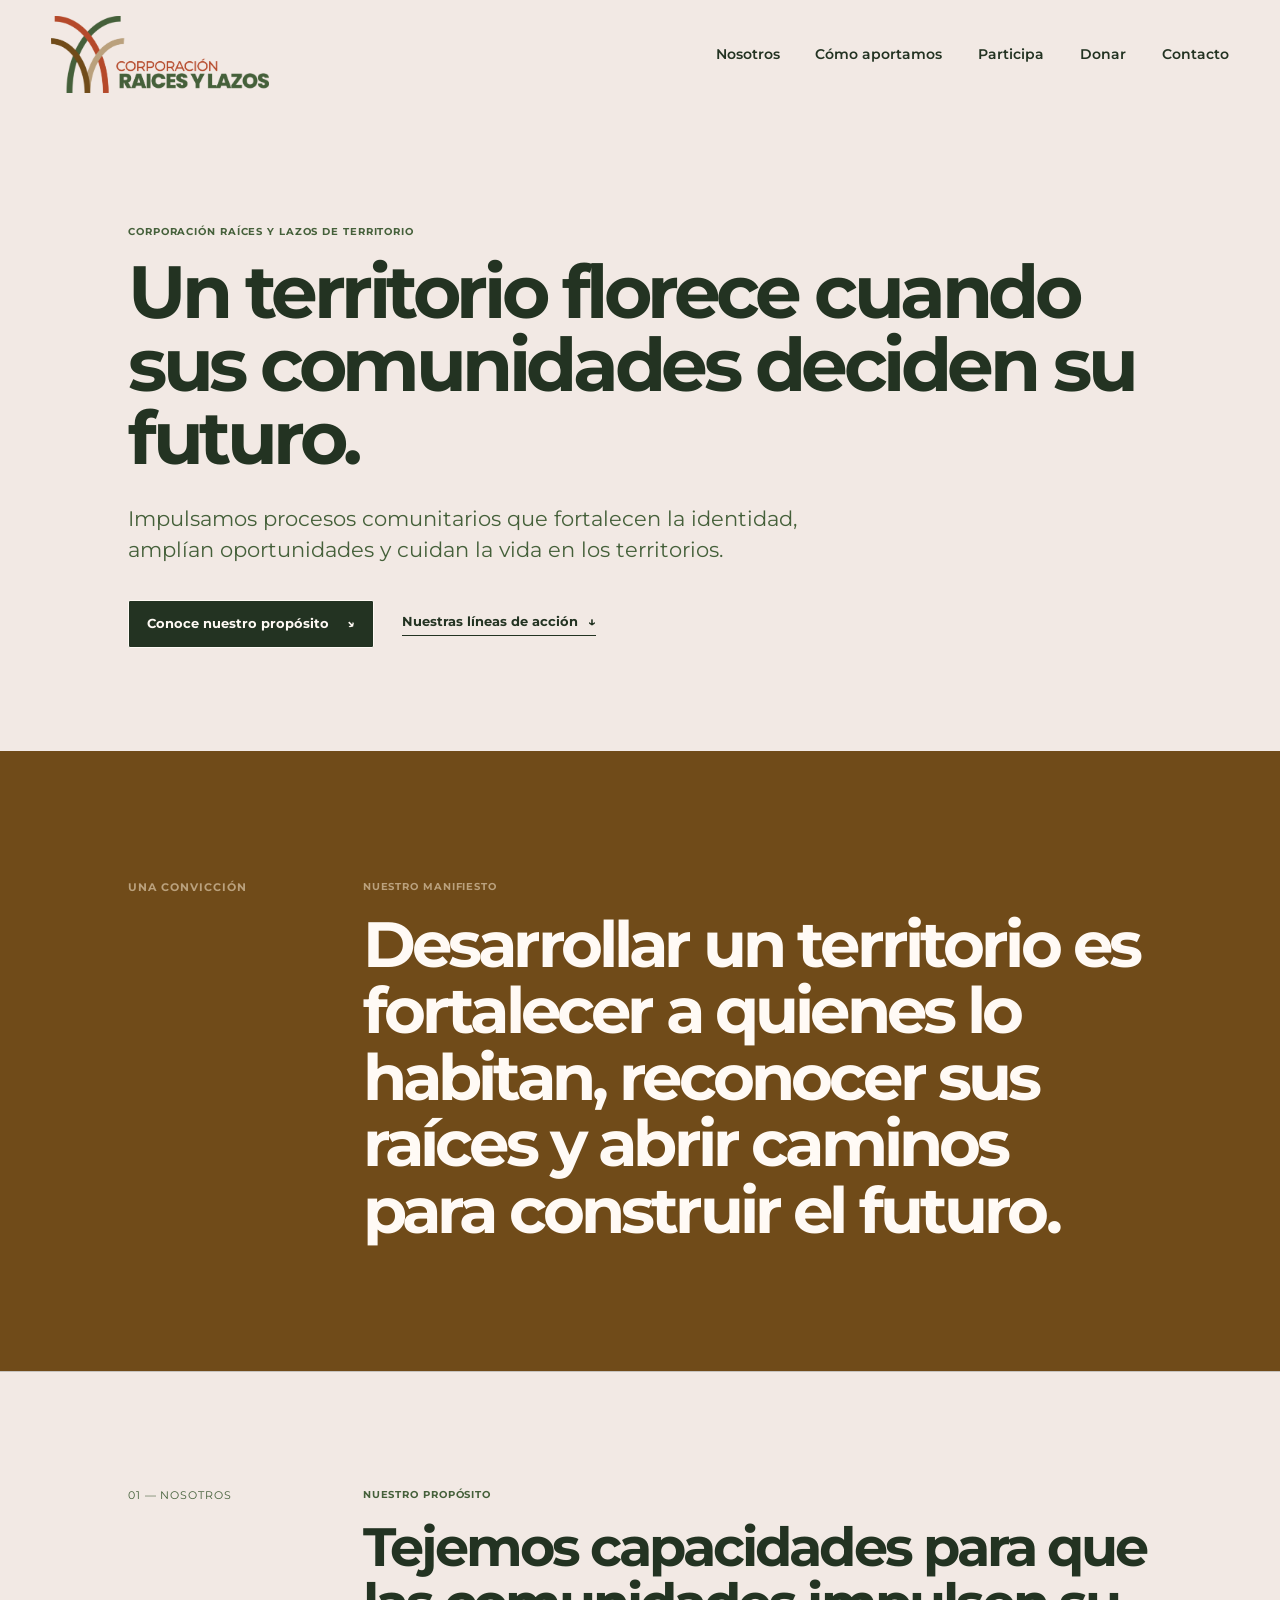
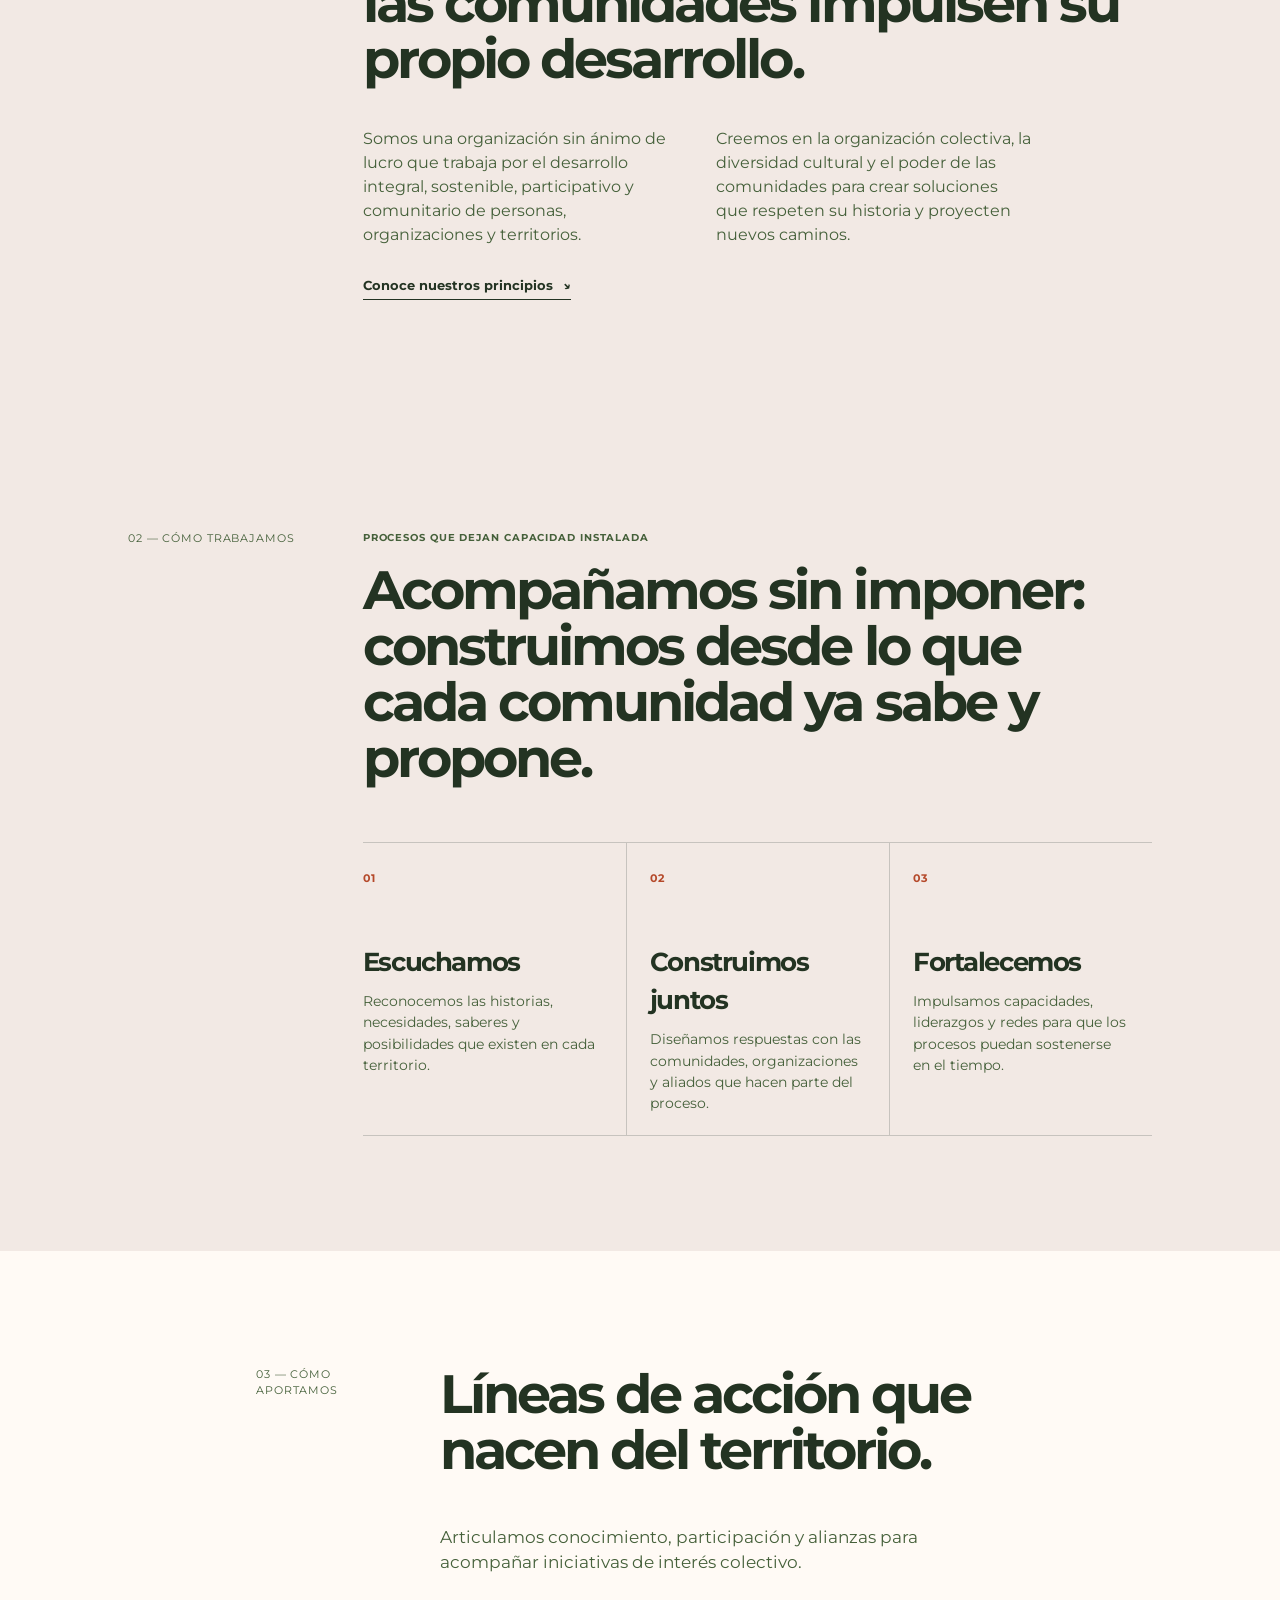
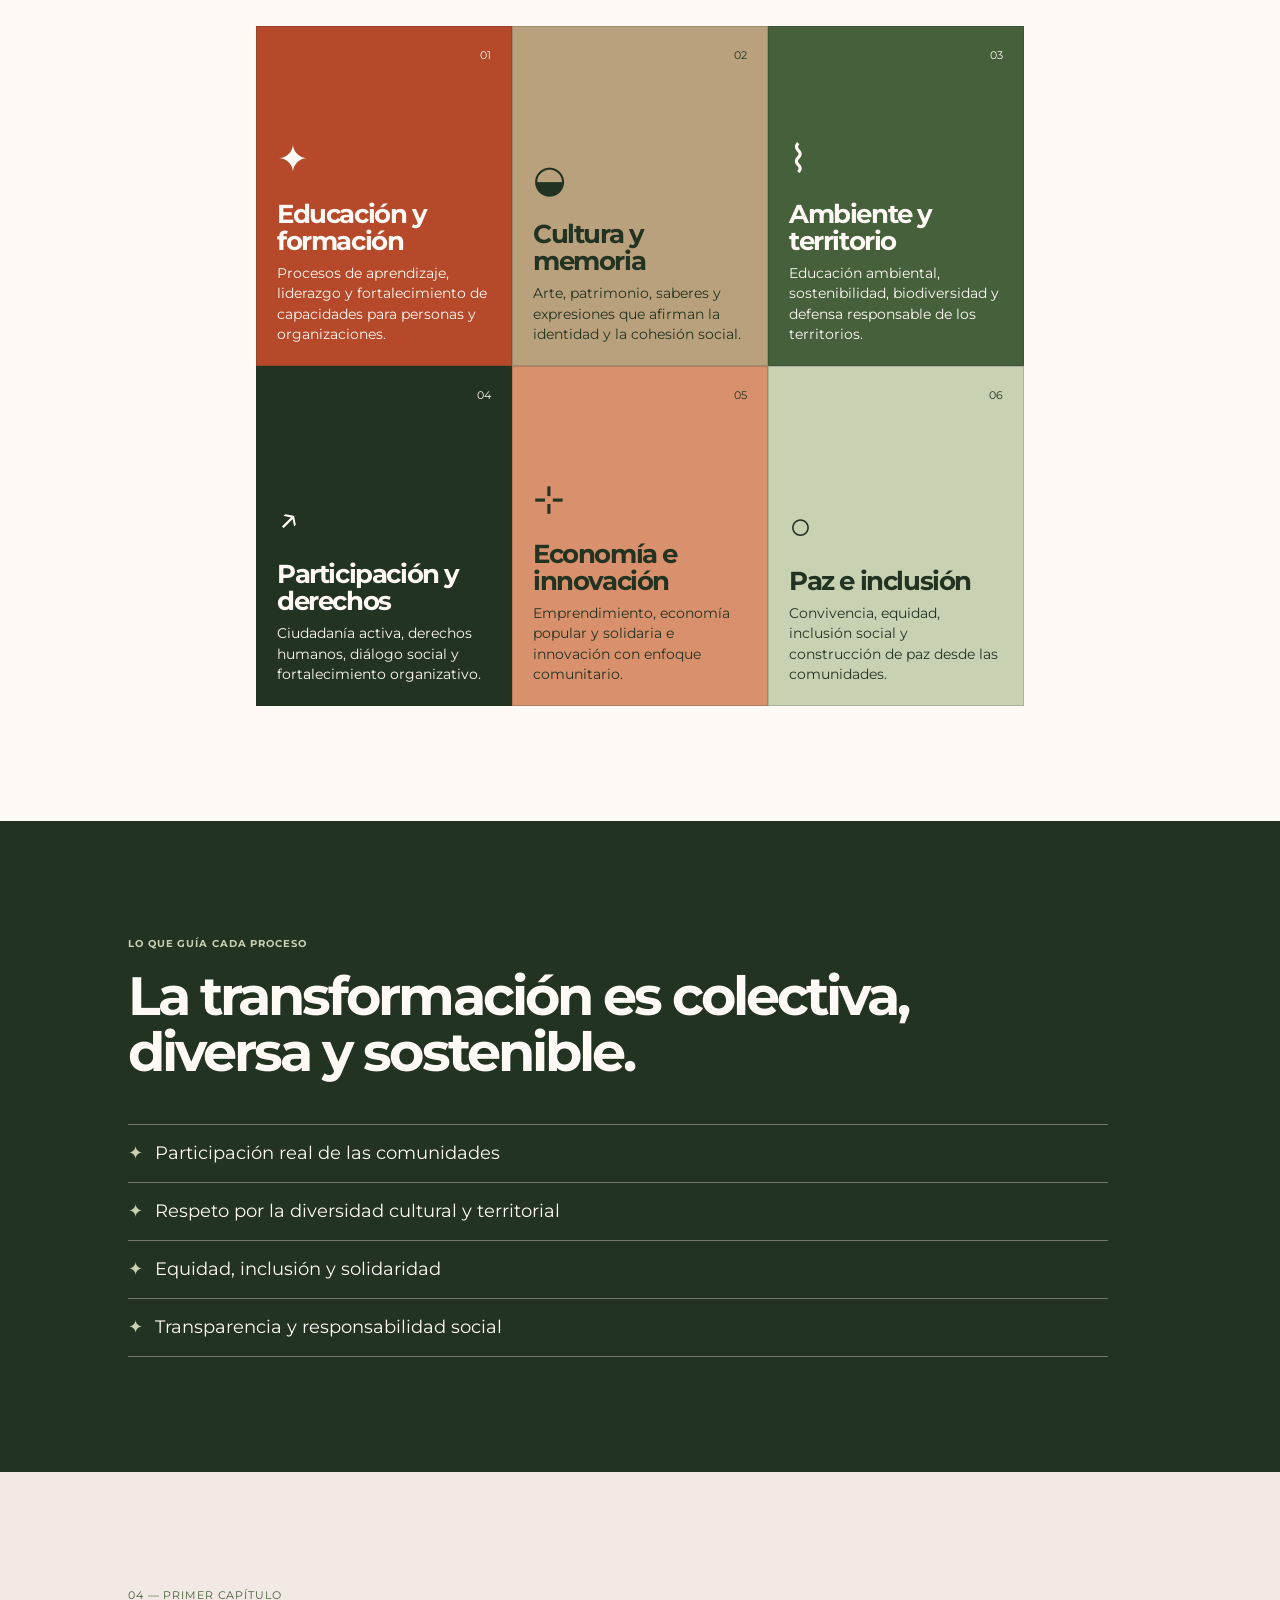
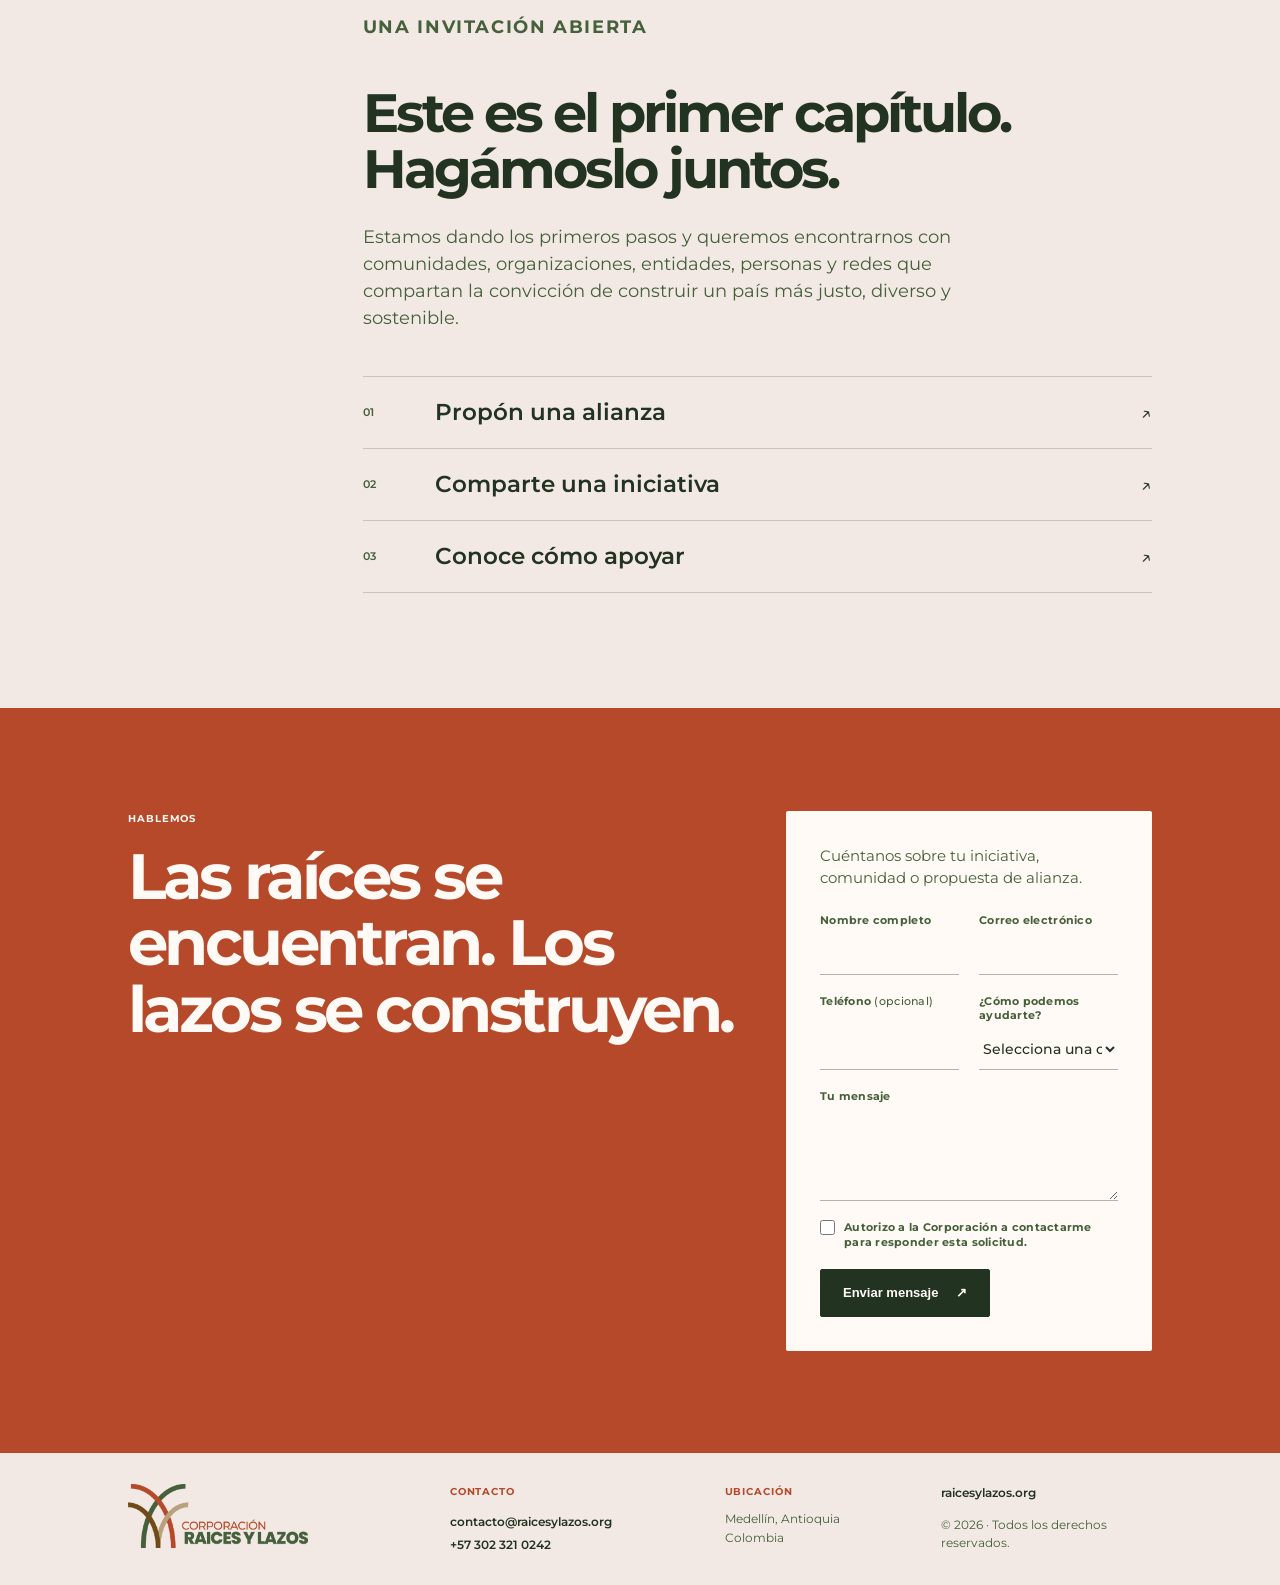
<file: index.html>
<!doctype html>
<html lang="es">
  <head>
    <meta charset="utf-8" />
    <meta name="viewport" content="width=device-width, initial-scale=1" />
    <meta
      name="description"
      content="Corporación Raíces y Lazos de Territorio: desarrollo integral, sostenible y participativo de comunidades y territorios."
    />
    <title>Corporación Raíces y Lazos | Territorio que florece</title>
    <link rel="preconnect" href="https://fonts.googleapis.com" />
    <link rel="preconnect" href="https://fonts.gstatic.com" crossorigin />
    <link href="https://fonts.googleapis.com/css2?family=Montserrat:ital,wght@0,400;0,500;0,600;0,700;0,800;1,500;1,600&display=swap" rel="stylesheet" />
    <link rel="stylesheet" href="styles.css" />
  </head>
  <body>
    <a class="skip-link" href="#contenido">Ir al contenido principal</a>

    <header class="site-header">
      <a class="brand" href="#inicio" aria-label="Corporación Raíces y Lazos, inicio">
        <img class="brand-logo" src="logo-raices-y-lazos.png" alt="Corporación Raíces y Lazos" />
      </a>

      <button class="menu-toggle" aria-expanded="false" aria-controls="nav-principal">
        <span class="sr-only">Abrir menú</span>
        <span></span><span></span>
      </button>

      <nav id="nav-principal" class="main-nav" aria-label="Navegación principal">
    <a href="#nosotros">Nosotros</a>
    <a href="#lineas">Cómo aportamos</a>
    <a href="#participa">Participa</a>
    <a href="donaciones.html" class="nav-donar">Donar</a>
    <a href="#contacto">Contacto</a>
</nav>
    </header>

    <main id="contenido">
      <section id="inicio" class="hero" aria-labelledby="hero-title">
        <div class="hero-copy">
          <p class="eyebrow" data-content="hero.eyebrow">Corporación Raíces y Lazos de Territorio</p>
          <h1 id="hero-title" data-content="hero.titulo">Un territorio florece cuando sus comunidades deciden su futuro.</h1>
          <p class="hero-lead" data-content="hero.descripcion">Impulsamos procesos comunitarios que fortalecen la identidad, amplían oportunidades y cuidan la vida en los territorios.</p>
          <div class="hero-actions">
            <a class="button button-dark" href="#nosotros">Conoce nuestro propósito <span aria-hidden="true">↘</span></a>
            <a class="text-link" href="#lineas">Nuestras líneas de acción <span aria-hidden="true">↓</span></a>
          </div>
        </div>
      </section>

      <section class="manifesto" aria-labelledby="manifiesto-title">
        <div class="manifesto-number">Una convicción</div>
        <div class="manifesto-content">
          <p class="eyebrow" data-content="manifiesto.etiqueta">Nuestro manifiesto</p>
          <h2 id="manifiesto-title" data-content="manifiesto.texto">Desarrollar un territorio es fortalecer a quienes lo habitan, reconocer sus raíces y abrir caminos para construir el futuro.</h2>
        </div>
      </section>

      <section id="nosotros" class="intro section">
        <div class="section-label">01 — Nosotros</div>
        <div class="intro-content">
          <p class="overline" data-content="nosotros.etiqueta">Nuestro propósito</p>
          <h2 data-content="nosotros.titulo">Tejemos capacidades para que las comunidades impulsen su propio desarrollo.</h2>
          <div class="intro-text">
            <p data-content="nosotros.parrafo_1">Somos una organización sin ánimo de lucro que trabaja por el desarrollo integral, sostenible, participativo y comunitario de personas, organizaciones y territorios.</p>
            <p data-content="nosotros.parrafo_2">Creemos en la organización colectiva, la diversidad cultural y el poder de las comunidades para crear soluciones que respeten su historia y proyecten nuevos caminos.</p>
            <a class="text-link" href="#principios">Conoce nuestros principios <span aria-hidden="true">↘</span></a>
          </div>
        </div>
      </section>

      <section id="como-trabajamos" class="work section" aria-labelledby="work-title">
        <div class="section-label" data-content="trabajo.etiqueta">02 — Cómo trabajamos</div>
        <div class="work-content">
          <p class="overline" data-content="trabajo.entrada">Procesos que dejan capacidad instalada</p>
          <h2 id="work-title" data-content="trabajo.titulo">Acompañamos sin imponer: construimos desde lo que cada comunidad ya sabe y propone.</h2>
          <ol class="work-steps" data-work-steps>
            <li>
              <span>01</span>
              <h3>Escuchamos</h3>
              <p>Reconocemos las historias, necesidades, saberes y posibilidades que existen en cada territorio.</p>
            </li>
            <li>
              <span>02</span>
              <h3>Construimos juntos</h3>
              <p>Diseñamos respuestas con las comunidades, organizaciones y aliados que hacen parte del proceso.</p>
            </li>
            <li>
              <span>03</span>
              <h3>Fortalecemos</h3>
              <p>Impulsamos capacidades, liderazgos y redes para que los procesos puedan sostenerse en el tiempo.</p>
            </li>
          </ol>
        </div>
      </section>

      <section id="lineas" class="areas section" aria-labelledby="areas-title">
        <div class="areas-heading">
          <div class="section-label" data-content="lineas.etiqueta">03 — Cómo aportamos</div>
          <h2 id="areas-title" data-content="lineas.titulo">Líneas de acción que nacen del territorio.</h2>
          <p data-content="lineas.descripcion">Articulamos conocimiento, participación y alianzas para acompañar iniciativas de interés colectivo.</p>
        </div>
        <div class="area-grid" data-area-grid>
          <article class="area-card area-card-terracotta">
            <span class="area-number">01</span>
            <div><span class="area-icon" aria-hidden="true">✦</span><h3>Educación y formación</h3><p>Procesos de aprendizaje, liderazgo y fortalecimiento de capacidades para personas y organizaciones.</p></div>
          </article>
          <article class="area-card area-card-sand">
            <span class="area-number">02</span>
            <div><span class="area-icon" aria-hidden="true">◒</span><h3>Cultura y memoria</h3><p>Arte, patrimonio, saberes y expresiones que afirman la identidad y la cohesión social.</p></div>
          </article>
          <article class="area-card area-card-moss">
            <span class="area-number">03</span>
            <div><span class="area-icon" aria-hidden="true">⌇</span><h3>Ambiente y territorio</h3><p>Educación ambiental, sostenibilidad, biodiversidad y defensa responsable de los territorios.</p></div>
          </article>
          <article class="area-card area-card-ink">
            <span class="area-number">04</span>
            <div><span class="area-icon" aria-hidden="true">↗</span><h3>Participación y derechos</h3><p>Ciudadanía activa, derechos humanos, diálogo social y fortalecimiento organizativo.</p></div>
          </article>
          <article class="area-card area-card-clay">
            <span class="area-number">05</span>
            <div><span class="area-icon" aria-hidden="true">⊹</span><h3>Economía e innovación</h3><p>Emprendimiento, economía popular y solidaria e innovación con enfoque comunitario.</p></div>
          </article>
          <article class="area-card area-card-sage">
            <span class="area-number">06</span>
            <div><span class="area-icon" aria-hidden="true">○</span><h3>Paz e inclusión</h3><p>Convivencia, equidad, inclusión social y construcción de paz desde las comunidades.</p></div>
          </article>
        </div>
      </section>

      <section id="principios" class="principles" aria-labelledby="principios-title">
        <div class="principles-content">
          <p class="eyebrow" data-content="principios.etiqueta">Lo que guía cada proceso</p>
          <h2 id="principios-title" data-content="principios.titulo">La transformación es colectiva, diversa y sostenible.</h2>
          <ul class="principle-list" data-principles-list>
            <li>Participación real de las comunidades</li>
            <li>Respeto por la diversidad cultural y territorial</li>
            <li>Equidad, inclusión y solidaridad</li>
            <li>Transparencia y responsabilidad social</li>
          </ul>
        </div>
      </section>

      <section id="participa" class="participate section" aria-labelledby="participa-title">
        <div class="section-label" data-content="participa.etiqueta">04 — Primer capítulo</div>
        <div class="participate-body">
          <p class="overline" data-content="participa.entrada">Una invitación abierta</p>
          <h2 id="participa-title" data-content="participa.titulo">Este es el primer capítulo. Hagámoslo juntos.</h2>
          <p data-content="participa.descripcion">Estamos dando los primeros pasos y queremos encontrarnos con comunidades, organizaciones, entidades, personas y redes que compartan la convicción de construir un país más justo, diverso y sostenible.</p>
          <div class="participate-options" data-participate-options>
            <a href="#contacto"><span>01</span> Propón una alianza <b aria-hidden="true">↗</b></a>
            <a href="#contacto"><span>02</span> Comparte una iniciativa <b aria-hidden="true">↗</b></a>
            <a href="#contacto"><span>03</span> Conoce cómo apoyar <b aria-hidden="true">↗</b></a>
          </div>
        </div>
      </section>

      <section id="contacto" class="contact" aria-labelledby="contacto-title">
        <div>
          <p class="eyebrow" data-content="contacto.etiqueta">Hablemos</p>
          <h2 id="contacto-title" data-content="contacto.titulo">Las raíces se encuentran. Los lazos se construyen.</h2>
        </div>
        <form class="contact-form" data-contact-form action="https://formsubmit.co/contacto@raicesylazos.org" method="POST">
          <input type="hidden" name="_subject" data-contact-subject value="Nueva solicitud desde raicesylazos.org" />
          <input type="hidden" name="_template" value="table" />
          <input type="hidden" name="_next" data-contact-next value="https://raicesylazos.org/gracias.html" />
          <input class="honeypot" type="text" name="_honey" tabindex="-1" autocomplete="off" aria-hidden="true" />
          <p class="form-intro" data-content="contacto.introduccion">Cuéntanos sobre tu iniciativa, comunidad o propuesta de alianza.</p>
          <div class="form-field">
            <label for="nombre">Nombre completo</label>
            <input id="nombre" name="nombre" type="text" autocomplete="name" required />
          </div>
          <div class="form-field">
            <label for="correo">Correo electrónico</label>
            <input id="correo" name="email" type="email" autocomplete="email" required />
          </div>
          <div class="form-field">
            <label for="telefono">Teléfono <span>(opcional)</span></label>
            <input id="telefono" name="telefono" type="tel" autocomplete="tel" />
          </div>
          <div class="form-field">
            <label for="motivo">¿Cómo podemos ayudarte?</label>
            <select id="motivo" name="motivo" required>
              <option value="" selected disabled>Selecciona una opción</option>
              <option>Proponer una alianza</option>
              <option>Compartir una iniciativa</option>
              <option>Conocer formas de apoyar</option>
              <option>Otro asunto</option>
            </select>
          </div>
          <div class="form-field form-field-wide">
            <label for="mensaje">Tu mensaje</label>
            <textarea id="mensaje" name="mensaje" rows="4" required></textarea>
          </div>
          <label class="form-consent form-field-wide"><input type="checkbox" name="autorizacion_de_contacto" value="Sí" required /> <span>Autorizo a la Corporación a contactarme para responder esta solicitud.</span></label>
          <button class="button button-form form-field-wide" type="submit">Enviar mensaje <span aria-hidden="true">↗</span></button>
        </form>
      </section>
    </main>

    <footer class="site-footer">
      <a class="brand footer-brand" href="#inicio" aria-label="Volver al inicio"><img class="brand-logo" src="logo-raices-y-lazos.png" alt="Corporación Raíces y Lazos" /></a>
      <div class="footer-contact">
        <p class="footer-label">Contacto</p>
        <a data-email-link href="mailto:contacto@raicesylazos.org">contacto@raicesylazos.org</a>
        <a data-phone-link href="tel:+573023210242">+57 302 321 0242</a>
      </div>
      <div class="footer-location">
        <p class="footer-label">Ubicación</p>
        <p><span data-content="contacto.ciudad">Medellín, Antioquia</span><br /><span data-content="contacto.pais">Colombia</span></p>
      </div>
      <div class="footer-meta">
        <a data-domain-link href="https://raicesylazos.org">raicesylazos.org</a>
        <p>© <span id="year"></span> · Todos los derechos reservados.</p>
      </div>
    </footer>
    <script src="script.js"></script>
  </body>
</html>
</file>
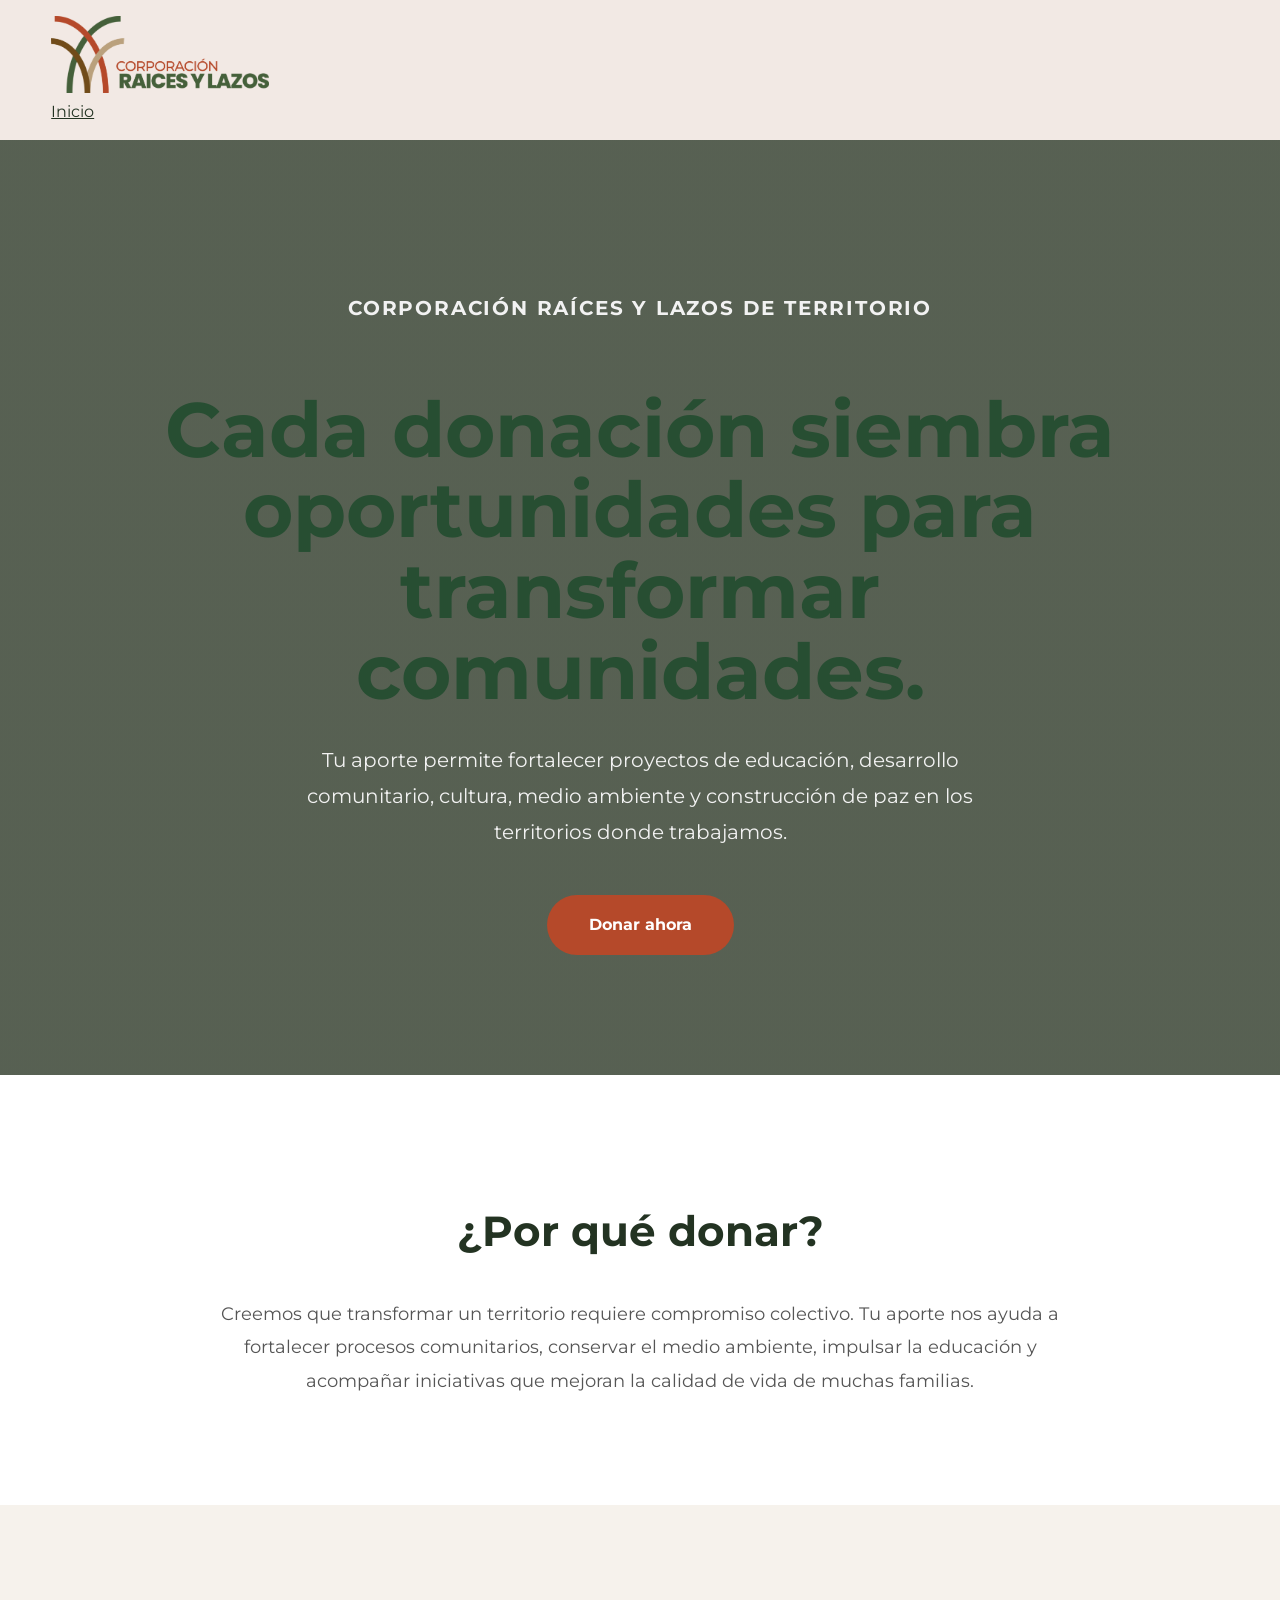
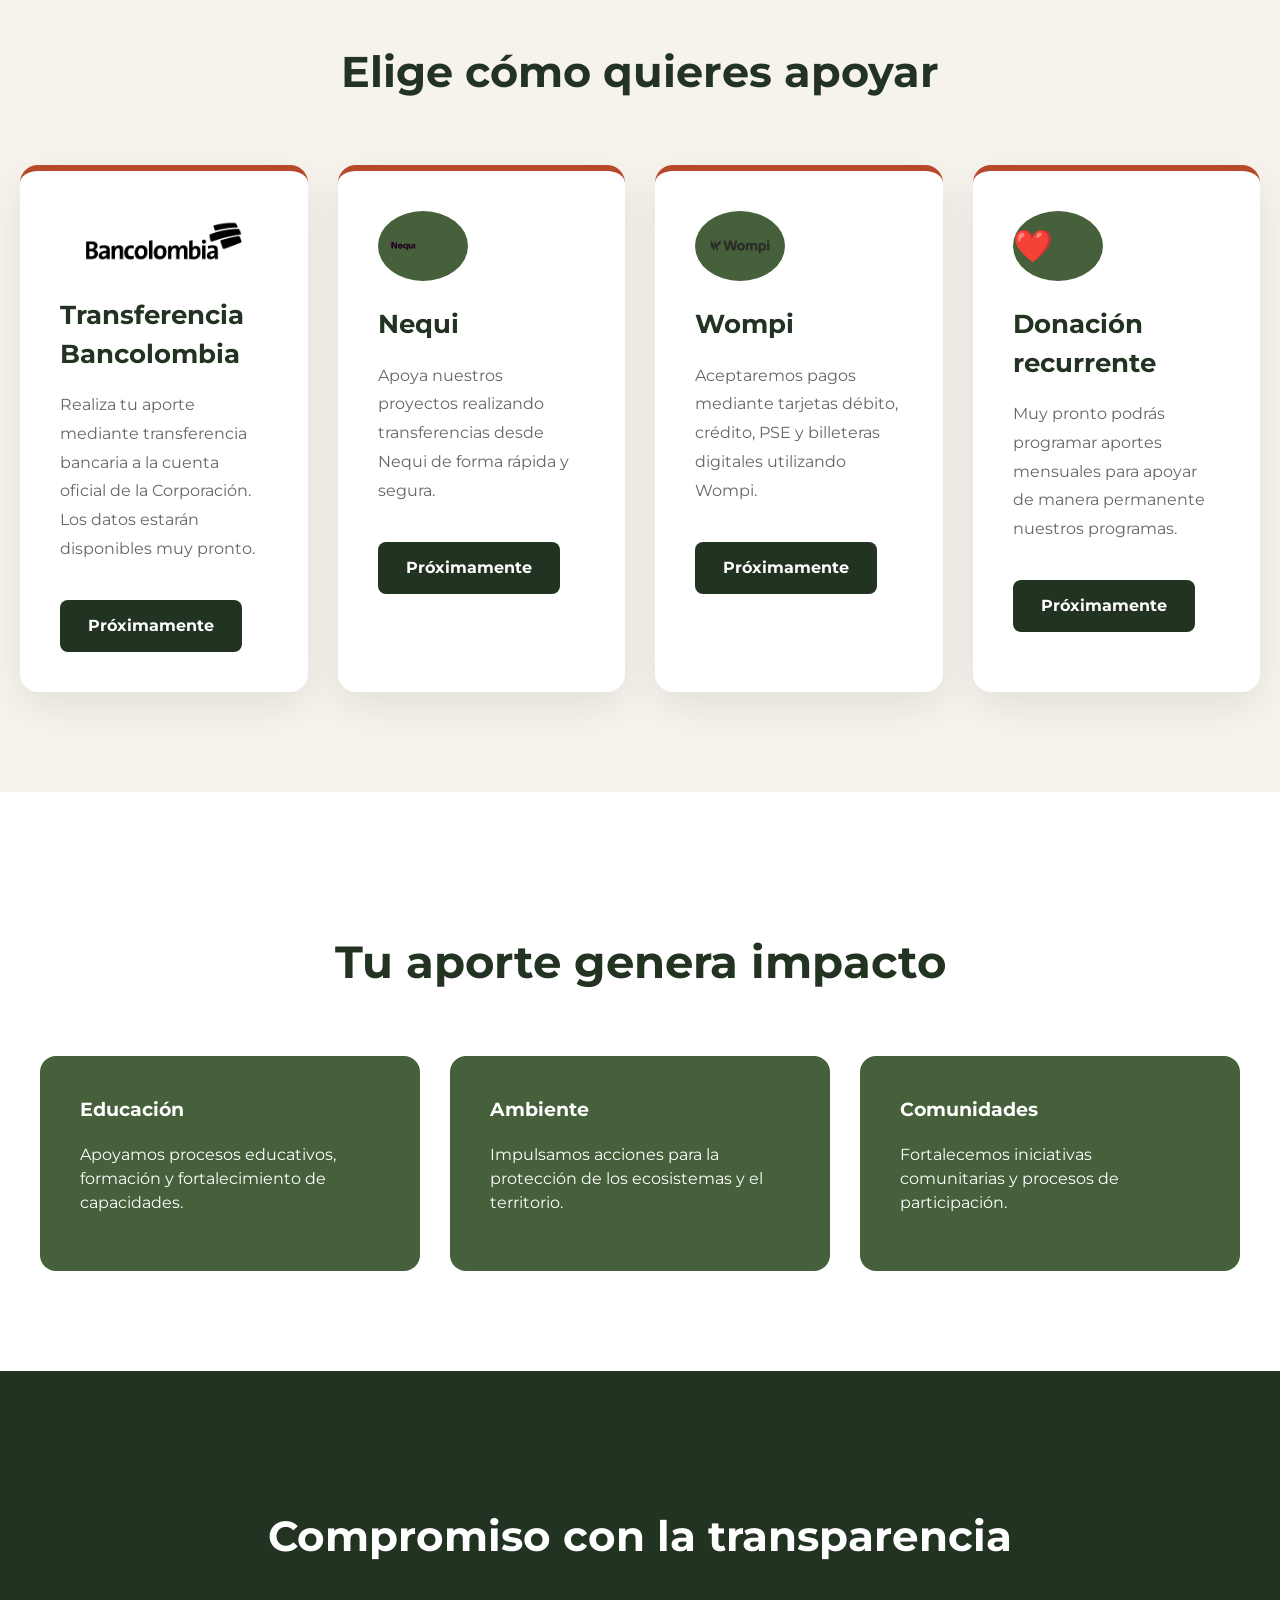
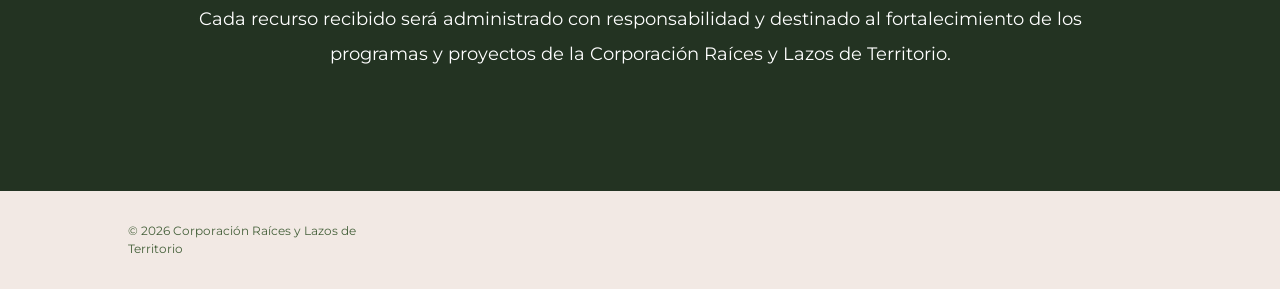
<file: donaciones.html>
<!DOCTYPE html>
<html lang="es">
<head>

<meta charset="UTF-8">
<meta name="viewport" content="width=device-width, initial-scale=1.0">

<title>Donaciones | Corporación Raíces y Lazos</title>

<meta
name="description"
content="Apoya los proyectos sociales, ambientales, educativos y comunitarios de la Corporación Raíces y Lazos de Territorio."
>

<link rel="preconnect" href="https://fonts.googleapis.com">
<link rel="preconnect" href="https://fonts.gstatic.com" crossorigin>

<link href="https://fonts.googleapis.com/css2?family=Montserrat:wght@400;500;600;700;800&display=swap" rel="stylesheet">

<link rel="stylesheet" href="styles.css">
<link rel="stylesheet" href="donaciones.css">

</head>

<body>

<header class="site-header">

<div class="container">

<a class="brand" href="index.html" aria-label="Volver al inicio">
    <img class="brand-logo"
         src="logo-raices-y-lazos.png"
         alt="Corporación Raíces y Lazos">
</a>

<nav>
<a href="index.html">Inicio</a>
</nav>

</div>

</header>

<main>

<section class="donaciones-hero">

<div class="container">

<p class="eyebrow">
Corporación Raíces y Lazos de Territorio
</p>

<h1>

Cada donación siembra oportunidades para transformar comunidades.

</h1>

<p>

Tu aporte permite fortalecer proyectos de educación, desarrollo
comunitario, cultura, medio ambiente y construcción de paz en los
territorios donde trabajamos.

</p>

<a href="#formas-donar" class="btn-donar">

Donar ahora

</a>

</div>

</section>


<section class="donaciones-intro">

<div class="container">

<h2>¿Por qué donar?</h2>

<p>

Creemos que transformar un territorio requiere compromiso colectivo.
Tu aporte nos ayuda a fortalecer procesos comunitarios, conservar el
medio ambiente, impulsar la educación y acompañar iniciativas que
mejoran la calidad de vida de muchas familias.

</p>

</div>

</section>


<section id="formas-donar" class="formas-donar">

<div class="container">

<h2>Elige cómo quieres apoyar</h2>

<div class="donaciones-grid">

<div class="donacion-card">

<img
    src="assets/logos/bancolombia.png"
    alt="Bancolombia"
    class="logo-pago"
>

<h3>Transferencia Bancolombia</h3>

<p>

Realiza tu aporte mediante transferencia bancaria a la cuenta oficial de la Corporación.

Los datos estarán disponibles muy pronto.

</p>

<a class="btn-donar-secundario" href="#">
Próximamente
</a>

</div>


<div class="donacion-card">

<div class="donacion-icono">
    <img src="assets/logos/nequi.png" alt="Nequi">
</div>

<h3>Nequi</h3>

<p>

Apoya nuestros proyectos realizando transferencias desde Nequi de forma rápida y segura.

</p>

<a class="btn-donar-secundario" href="#">
Próximamente
</a>

</div>


<div class="donacion-card">

<div class="donacion-icono">
    <img src="assets/logos/wompi.png" alt="Wompi">
</div>

<h3>Wompi</h3>

<p>

Aceptaremos pagos mediante tarjetas débito, crédito, PSE y billeteras digitales utilizando Wompi.

</p>

<a class="btn-donar-secundario" href="#">
Próximamente
</a>

</div>


<div class="donacion-card">

<div class="donacion-icono">❤️</div>

<h3>Donación recurrente</h3>

<p>

Muy pronto podrás programar aportes mensuales para apoyar de manera permanente nuestros programas.

</p>

<a class="btn-donar-secundario" href="#">
Próximamente
</a>

</div>

</div>

</div>

</section>


<section class="impacto">

<div class="container">

<h2>Tu aporte genera impacto</h2>

<div class="impacto-grid">

<div>

<h3>Educación</h3>

<p>

Apoyamos procesos educativos, formación y fortalecimiento de capacidades.

</p>

</div>

<div>

<h3>Ambiente</h3>

<p>

Impulsamos acciones para la protección de los ecosistemas y el territorio.

</p>

</div>

<div>

<h3>Comunidades</h3>

<p>

Fortalecemos iniciativas comunitarias y procesos de participación.

</p>

</div>

</div>

</div>

</section>


<section class="transparencia">

<div class="container">

<h2>Compromiso con la transparencia</h2>

<p>

Cada recurso recibido será administrado con responsabilidad y destinado
al fortalecimiento de los programas y proyectos de la Corporación
Raíces y Lazos de Territorio.

</p>

</div>

</section>

</main>

<footer class="site-footer">

<div class="container">

<p>

© 2026 Corporación Raíces y Lazos de Territorio

</p>

</div>

</footer>

</body>

</html>
</file>
<file: styles.css>
:root {
  --ink: #233322;
  --ink-soft: #45603a;
  --paper: #f2e9e4;
  --cream: #fffaf5;
  --moss: #45603a;
  --sage: #c9d1b3;
  --clay: #b5492a;
  --terracotta: #b5492a;
  --sand: #baa17d;
  --brown: #704b19;
  --line: rgba(29, 41, 37, 0.2);
  --display: "Montserrat", Arial, sans-serif;
  --body: "Montserrat", Arial, sans-serif;
  --mono: "Montserrat", Arial, sans-serif;
}

* { box-sizing: border-box; }
html { scroll-behavior: smooth; }
body { margin: 0; background: var(--paper); color: var(--ink); font-family: var(--body); font-size: 16px; line-height: 1.5; }
a { color: inherit; }
.skip-link { position: fixed; left: 1rem; top: -5rem; z-index: 20; padding: .65rem .9rem; background: var(--cream); color: var(--ink); border: 2px solid var(--ink); }
.skip-link:focus { top: 1rem; }
.sr-only { position: absolute; width: 1px; height: 1px; overflow: hidden; clip: rect(0,0,0,0); white-space: nowrap; }

.site-header { min-height: 88px; max-width: 1440px; margin: auto; padding: 16px clamp(24px, 4vw, 72px); display: flex; align-items: center; justify-content: space-between; gap: 2rem; }
.brand { display: inline-flex; align-items: center; text-decoration: none; }
.brand-logo { display: block; width: 218px; height: auto; }
.main-nav { display: flex; align-items: center; gap: clamp(18px, 2.8vw, 48px); font-size: 14px; font-weight: 600; }
.main-nav a { position: relative; text-decoration: none; }
.main-nav a::after { content: ""; position: absolute; height: 1px; left: 0; right: 0; bottom: -5px; background: currentColor; transform: scaleX(0); transform-origin: right; transition: transform .25s ease; }
.main-nav a:hover::after, .main-nav a:focus-visible::after { transform: scaleX(1); transform-origin: left; }
.menu-toggle { display: none; border: 0; background: transparent; padding: 8px 0; cursor: pointer; }

.hero { max-width: 1440px; min-height: 600px; margin: 0 auto; padding: clamp(62px, 9vw, 142px) clamp(24px, 10vw, 148px) clamp(64px, 8vw, 126px); display: block; overflow: hidden; }
.eyebrow, .overline { color: var(--ink-soft); margin: 0 0 17px; font-family: var(--mono); font-size: 10px; font-weight: 700; letter-spacing: .09em; text-transform: uppercase; }
.hero h1 { max-width: 1120px; margin: 0; font-family: var(--display); font-size: clamp(45px, 5.8vw, 86px); font-weight: 700; line-height: .98; letter-spacing: -.06em; }
.hero h1 em { color: var(--terracotta); font-style: normal; font-weight: 800; }
.hero-lead { max-width: 690px; margin: 30px 0 34px; color: var(--ink-soft); font-size: clamp(17px, 1.7vw, 21px); line-height: 1.47; }
.hero-actions { display: flex; flex-wrap: wrap; align-items: center; gap: 20px 28px; }
.button { min-height: 48px; display: inline-flex; align-items: center; justify-content: center; gap: 18px; padding: 12px 18px; border: 1px solid currentColor; border-radius: 2px; text-decoration: none; font-size: 13px; font-weight: 700; transition: transform .18s ease, background .18s ease, color .18s ease; }
.button:hover, .button:focus-visible { transform: translateY(-3px); }
.button-dark { background: var(--ink); color: var(--cream); }
.button-dark:hover, .button-dark:focus-visible { background: var(--terracotta); border-color: var(--terracotta); }
.button-light { color: var(--cream); }
.button-light:hover, .button-light:focus-visible { color: var(--ink); background: var(--cream); }
.text-link { display: inline-flex; align-items: center; gap: 10px; text-decoration: none; border-bottom: 1px solid currentColor; padding-bottom: 3px; font-size: 13px; font-weight: 700; transition: color .18s ease; }
.text-link:hover, .text-link:focus-visible { color: var(--terracotta); }

.hero-art { position: relative; align-self: stretch; min-height: 410px; overflow: hidden; background: #eaded1; border: 1px solid rgba(112,75,25,.15); border-radius: 2px; }
.arch-composition { position: absolute; inset: 0; overflow: hidden; }
.brand-arch { position: absolute; bottom: -1px; display: block; border-style: solid; border-bottom: 0; border-radius: 220px 220px 0 0; }
.arch-green { left: 15%; width: 75%; height: 92%; border-width: 25px; border-color: var(--moss); }.arch-terracotta { left: -8%; width: 64%; height: 84%; border-width: 25px; border-color: var(--terracotta); }.arch-brown { left: -21%; width: 58%; height: 61%; border-width: 25px; border-color: var(--brown); }.arch-sand { left: 27%; width: 58%; height: 61%; border-width: 25px; border-color: var(--sand); }
.art-caption { position: absolute; right: 20px; bottom: 16px; margin: 0; color: var(--ink); font-family: var(--mono); font-size: 10px; font-weight: 700; letter-spacing: .07em; text-transform: uppercase; }

.manifesto { display: grid; grid-template-columns: 20% minmax(0, 1fr); gap: 30px; padding: clamp(74px, 10vw, 156px) clamp(24px, 10vw, 148px); background: var(--brown); color: var(--cream); }.manifesto-number { align-self: start; color: var(--sand); font-size: 11px; font-weight: 700; letter-spacing: .09em; text-transform: uppercase; }.manifesto-content { max-width: 1050px; }.manifesto .eyebrow { color: var(--sand); }.manifesto h2 { max-width: 1010px; margin: 0; font-family: var(--display); font-size: clamp(36px, 5vw, 75px); font-weight: 700; line-height: 1.04; letter-spacing: -.06em; }

.section { max-width: 1440px; margin: 0 auto; padding: clamp(70px, 9vw, 136px) clamp(24px, 10vw, 148px); }
.section-label { align-self: start; color: var(--ink-soft); font-family: var(--mono); font-size: 11px; letter-spacing: .08em; text-transform: uppercase; }
.intro { border-top: 1px solid var(--line); display: grid; grid-template-columns: 20% 1fr; gap: 30px; }
.intro-content { max-width: 1000px; }
.intro h2, .areas h2, .principles h2, .participate h2, .contact h2 { margin: 0; font-family: var(--display); font-size: clamp(34px, 4.2vw, 61px); font-weight: 700; line-height: 1.04; letter-spacing: -.055em; }
.intro h2 { max-width: 810px; }
.intro-text { max-width: 670px; margin-top: 40px; display: grid; grid-template-columns: 1fr 1fr; gap: 24px 36px; color: var(--ink-soft); }
.intro-text p { margin: 0; }
.intro-text .text-link { grid-column: 1 / -1; justify-self: start; color: var(--ink); margin-top: 5px; }

.work { display: grid; grid-template-columns: 20% minmax(0, 1fr); gap: 30px; background: var(--paper); }.work-content { max-width: 1060px; }.work h2 { max-width: 860px; margin: 0; font-family: var(--display); font-size: clamp(34px, 4.2vw, 61px); font-weight: 700; line-height: 1.04; letter-spacing: -.055em; }.work-steps { display: grid; grid-template-columns: repeat(3, 1fr); gap: 0; padding: 0; margin: 56px 0 0; list-style: none; border-top: 1px solid var(--line); }.work-steps li { min-height: 250px; padding: 22px 23px 20px 0; border-bottom: 1px solid var(--line); }.work-steps li + li { padding-left: 23px; border-left: 1px solid var(--line); }.work-steps span { color: var(--terracotta); font-size: 11px; font-weight: 700; letter-spacing: .08em; }.work-steps h3 { margin: 54px 0 10px; font-family: var(--display); font-size: clamp(21px, 2vw, 27px); font-weight: 700; letter-spacing: -.055em; }.work-steps p { max-width: 255px; margin: 0; color: var(--ink-soft); font-size: 14px; line-height: 1.52; }

.areas { background: var(--cream); max-width: none; }
.areas-heading { max-width: 1440px; margin: 0 auto 50px; padding: 0 clamp(24px, 10vw, 148px); display: grid; grid-template-columns: 20% minmax(0, 1fr); gap: 30px; }
.areas-heading h2 { max-width: 760px; }
.areas-heading p { grid-column: 2; max-width: 525px; margin: 17px 0 0; color: var(--ink-soft); font-size: 17px; }
.area-grid { max-width: 1440px; margin: auto; padding: 0 clamp(24px, 10vw, 148px); display: grid; grid-template-columns: repeat(3, 1fr); }
.area-card { min-height: 340px; padding: 20px; display: flex; flex-direction: column; justify-content: space-between; border: 1px solid rgba(29,41,37,.18); transition: transform .25s ease, filter .25s ease; }
.area-card:hover { position: relative; z-index: 1; transform: translateY(-8px); filter: saturate(1.08); }
.area-card:nth-child(3n+1) { border-left-width: 1px; }
.area-number { align-self: flex-end; font-family: var(--mono); font-size: 11px; }
.area-icon { display: inline-block; margin-bottom: 22px; font-family: var(--display); font-size: 38px; line-height: 1; }
.area-card h3 { max-width: 250px; margin: 0 0 9px; font-family: var(--display); font-size: clamp(23px, 2vw, 30px); font-weight: 700; line-height: 1.06; letter-spacing: -.055em; }
.area-card p { max-width: 305px; margin: 0; font-size: 14px; line-height: 1.46; }
.area-card-terracotta { color: var(--cream); background: var(--terracotta); }.area-card-sand { background: var(--sand); }.area-card-moss { color: var(--cream); background: var(--moss); }.area-card-ink { color: var(--cream); background: var(--ink); }.area-card-clay { background: #d9906c; }.area-card-sage { background: var(--sage); }

.principles { background: var(--ink); color: var(--cream); padding: clamp(74px, 9vw, 134px) clamp(24px, 10vw, 148px); }
.principles-content { max-width: 980px; }
.principles .eyebrow { color: var(--sage); }
.principles h2 { max-width: 790px; }
.principle-list { padding: 0; margin: 44px 0 0; list-style: none; border-top: 1px solid rgba(255,250,240,.35); }
.principle-list li { padding: 15px 0; border-bottom: 1px solid rgba(255,250,240,.35); font-size: clamp(15px, 1.5vw, 18px); }
.principle-list li::before { content: "✦"; display: inline-block; width: 27px; color: var(--sage); }
.principles-symbol { align-self: center; position: relative; display: grid; place-items: center; min-height: 340px; font-family: var(--display); font-size: clamp(92px, 15vw, 212px); line-height: .7; letter-spacing: -.13em; color: var(--sage); }
.principles-symbol::before, .principles-symbol::after { content: ""; position: absolute; border: 1px solid rgba(196,207,170,.55); border-radius: 50%; }.principles-symbol::before { width: 74%; aspect-ratio: 1; }.principles-symbol::after { width: 98%; aspect-ratio: 1; }
.principles-symbol span { position: relative; z-index: 1; }.principles-symbol span:nth-child(2) { color: var(--clay); margin: 0 -.1em; transform: translateY(.1em); }

.participate { display: grid; grid-template-columns: 20% 1fr; gap: 30px; }
.participate-body { max-width: 1000px; }
.participate h2 { max-width: 760px; }.participate-body > p { max-width: 650px; margin: 27px 0 44px; color: var(--ink-soft); font-size: 18px; }
.participate-options { border-top: 1px solid var(--line); }.participate-options a { min-height: 72px; display: grid; grid-template-columns: 60px 1fr 30px; align-items: center; gap: 12px; border-bottom: 1px solid var(--line); text-decoration: none; font-size: clamp(18px, 2vw, 23px); font-weight: 600; transition: padding .2s ease, color .2s ease; }.participate-options a:hover, .participate-options a:focus-visible { padding-left: 10px; color: var(--terracotta); }.participate-options span { color: var(--ink-soft); font-family: var(--mono); font-size: 11px; }.participate-options b { font-size: 20px; font-weight: 400; text-align: right; }

.contact { max-width: 1440px; margin: 0 auto; padding: clamp(65px, 8vw, 116px) clamp(24px, 10vw, 148px); background: var(--clay); color: var(--cream); display: grid; grid-template-columns: 1.25fr .75fr; gap: 48px; }.contact .eyebrow { color: var(--cream); }.contact h2 { font-size: clamp(40px, 5vw, 70px); }.contact-info { align-self: end; max-width: 390px; }.contact-info p { margin: 0 0 28px; font-size: 17px; }.contact-info .location { font-family: var(--mono); font-size: 11px; line-height: 1.75; letter-spacing: .08em; text-transform: uppercase; }
.contact-link { display: flex; align-items: center; justify-content: space-between; gap: 1rem; padding: 12px 0; border-top: 1px solid rgba(255,250,245,.5); color: var(--cream); font-family: var(--display); font-size: clamp(17px, 1.8vw, 22px); font-weight: 600; letter-spacing: -.04em; text-decoration: none; }.contact-link:hover, .contact-link:focus-visible { color: var(--sand); }.contact-info .location { margin-top: 26px; }
.contact-form { display: grid; grid-template-columns: 1fr 1fr; gap: 19px 20px; align-self: start; padding: clamp(22px, 3vw, 34px); background: var(--cream); color: var(--ink); border-radius: 2px; }.form-intro { grid-column: 1 / -1; margin: 0 0 4px !important; color: var(--ink-soft); font-size: 15px !important; }.form-field { display: grid; gap: 6px; }.form-field-wide { grid-column: 1 / -1; }.form-field label, .form-consent { color: var(--ink-soft); font-size: 11px; font-weight: 700; line-height: 1.35; letter-spacing: .025em; }.form-field label span { font-weight: 500; }.form-field input, .form-field select, .form-field textarea { width: 100%; min-height: 41px; padding: 9px 0; border: 0; border-bottom: 1px solid rgba(35,51,34,.35); border-radius: 0; background: transparent; color: var(--ink); font: 500 14px var(--body); outline: none; }.form-field textarea { min-height: 82px; resize: vertical; }.form-field select { cursor: pointer; }.form-field input:focus, .form-field select:focus, .form-field textarea:focus { border-color: var(--terracotta); box-shadow: 0 2px 0 -1px var(--terracotta); }.form-consent { display: flex; align-items: flex-start; gap: 9px; cursor: pointer; }.form-consent input { flex: 0 0 auto; width: 15px; height: 15px; margin: 0; accent-color: var(--terracotta); }.button-form { justify-self: start; padding-inline: 22px; border-color: var(--ink); background: var(--ink); color: var(--cream); cursor: pointer; }.button-form:hover, .button-form:focus-visible { border-color: var(--moss); background: var(--moss); }.honeypot { position: absolute; left: -10000px; width: 1px; height: 1px; overflow: hidden; }
.site-footer { max-width: 1440px; margin: auto; padding: 31px clamp(24px, 10vw, 148px); display: grid; grid-template-columns: 1.2fr 1fr .75fr .9fr; align-items: start; gap: 25px 40px; font-size: 12px; color: var(--ink-soft); }.footer-brand .brand-logo { width: 180px; }.site-footer p { margin: 0; }.footer-label { margin-bottom: 9px !important; color: var(--terracotta); font-size: 10px; font-weight: 700; letter-spacing: .09em; text-transform: uppercase; }.footer-contact, .footer-meta { display: grid; gap: 5px; }.footer-contact a, .footer-meta a { color: var(--ink); font-weight: 600; text-decoration: none; }.footer-contact a:hover, .footer-contact a:focus-visible, .footer-meta a:hover, .footer-meta a:focus-visible { color: var(--terracotta); }.footer-location { line-height: 1.6; }.footer-meta { line-height: 1.55; }.footer-meta p { margin-top: 8px; }
.thank-you-page { min-height: 100vh; background: var(--paper); }.thank-you { min-height: 100vh; max-width: 1000px; margin: 0 auto; padding: clamp(28px, 5vw, 74px); display: grid; align-content: space-between; gap: 8rem; }.thank-you > div { max-width: 700px; }.thank-you h1 { max-width: 620px; margin: 0; font-family: var(--display); font-size: clamp(45px, 7vw, 88px); font-weight: 700; line-height: .98; letter-spacing: -.065em; }.thank-you p:not(.eyebrow) { max-width: 500px; margin: 24px 0 29px; color: var(--ink-soft); font-size: 18px; }

@media (max-width: 800px) {
  .site-header { min-height: 72px; padding-top: 12px; padding-bottom: 12px; }.main-nav { position: absolute; left: 0; right: 0; top: 72px; z-index: 5; display: none; flex-direction: column; align-items: stretch; gap: 0; padding: 12px 24px 21px; background: var(--paper); border-bottom: 1px solid var(--line); }.main-nav.is-open { display: flex; }.main-nav a { padding: 12px 0; }.menu-toggle { display: block; width: 32px; }.menu-toggle span:not(.sr-only) { display: block; width: 26px; height: 1.5px; margin: 6px 0; background: var(--ink); transition: transform .2s ease; }.menu-toggle[aria-expanded="true"] span:nth-child(2) { transform: translateY(3.75px) rotate(45deg); }.menu-toggle[aria-expanded="true"] span:nth-child(3) { transform: translateY(-3.75px) rotate(-45deg); }
  .hero { min-height: unset; grid-template-columns: 1fr; gap: 45px; }.hero-art { min-height: 330px; max-width: 500px; width: 100%; }.intro, .participate { grid-template-columns: 1fr; }.section-label { margin-bottom: 12px; }.intro-text { grid-template-columns: 1fr; margin-top: 30px; }.intro-text .text-link { grid-column: auto; }.areas-heading { grid-template-columns: 1fr; }.areas-heading p { grid-column: auto; }.area-grid { grid-template-columns: repeat(2, 1fr); }.area-card { min-height: 280px; }.principles { grid-template-columns: 1fr; gap: 28px; }.contact { grid-template-columns: 1fr; }.contact-info { align-self: start; }.site-footer { grid-template-columns: repeat(2, 1fr); }.footer-brand { grid-column: 1 / -1; }
}
@media (max-width: 500px) {
  .hero { padding-top: 46px; }.hero h1 { font-size: clamp(44px, 13vw, 62px); }.hero-art { min-height: 280px; }.area-grid { grid-template-columns: 1fr; }.area-card { min-height: 255px; }.contact-form { grid-template-columns: 1fr; }.form-field, .form-field-wide { grid-column: 1; }.site-footer { display: flex; align-items: flex-start; flex-direction: column; }.footer-brand { margin-bottom: 8px; }
}
@media (max-width: 800px) {
  .manifesto, .work { grid-template-columns: 1fr; }.manifesto-number { margin-bottom: 10px; }.work-steps { grid-template-columns: 1fr; margin-top: 40px; }.work-steps li, .work-steps li + li { min-height: auto; padding: 22px 0; border-left: 0; }.work-steps h3 { margin-top: 22px; }.work-steps p { max-width: 500px; }
}
@media (prefers-reduced-motion: reduce) { html { scroll-behavior: auto; } *, *::before, *::after { transition-duration: .01ms !important; animation-duration: .01ms !important; } }

/* ===========================
   PÁGINA DONACIONES
=========================== */

.donaciones-hero{
    padding:180px 0 90px;
    background:#F8F3EC;
}

.donaciones-hero .container{
    max-width:900px;
    margin:auto;
    text-align:center;
}

.donaciones-hero h1{
    font-size:clamp(2.8rem,5vw,4.5rem);
    color:#274E32;
    margin-bottom:24px;
}

.donaciones-hero p{
    font-size:1.2rem;
    line-height:1.8;
    color:#555;
}

.donaciones-opciones{
    padding:80px 0;
}

.donaciones-opciones .container{
    max-width:1200px;
    margin:auto;
    display:grid;
    grid-template-columns:repeat(auto-fit,minmax(320px,1fr));
    gap:32px;
}

.donacion-card{
    background:#ffffff;
    border-radius:24px;
    padding:40px;
    box-shadow:0 10px 30px rgba(0,0,0,.08);
    transition:.3s;
}

.donacion-card:hover{
    transform:translateY(-6px);
}

.donacion-card h2{
    color:#274E32;
    margin-bottom:18px;
}

.donacion-card p{
    color:#555;
    line-height:1.7;
}
</file>
<file: donaciones.css>
/* =========================================
   DONACIONES - CORPORACIÓN RAÍCES Y LAZOS
========================================= */

.donaciones-hero{

    background:
    linear-gradient(rgba(35,51,34,.75),rgba(35,51,34,.75)),
    url("https://images.unsplash.com/photo-1529156069898-49953e39b3ac?auto=format&fit=crop&w=1800&q=80");

    background-size:cover;
    background-position:center;

    padding:150px 20px 120px;

    color:#fff;

}

.donaciones-hero .container{

    max-width:1000px;
    margin:auto;
    text-align:center;

}

.donaciones-hero h1{

    font-size:clamp(3rem,6vw,5rem);

    margin-bottom:30px;

    line-height:1.05;

}

.donaciones-hero p{

    max-width:760px;

    margin:auto;

    font-size:1.25rem;

    line-height:1.8;

    color:#f2f2f2;

}

.btn-donar{

    display:inline-block;

    margin-top:45px;

    background:#b5492a;

    color:white;

    padding:18px 42px;

    border-radius:40px;

    text-decoration:none;

    font-weight:700;

    transition:.3s;

}

.btn-donar:hover{

    background:#45603a;

    transform:translateY(-3px);

}

.donaciones-intro{

    padding:90px 20px;

    background:white;

}

.donaciones-intro .container{

    max-width:900px;

    margin:auto;

    text-align:center;

}

.donaciones-intro h2{

    font-size:2.6rem;

    color:#233322;

}

.donaciones-intro p{

    color:#555;

    line-height:1.9;

    font-size:1.1rem;

}

.formas-donar{

    background:#f6f2ec;

    padding:100px 20px;

}

.formas-donar .container{

    max-width:1300px;

    margin:auto;

}

.formas-donar h2{

    text-align:center;

    font-size:2.7rem;

    margin-bottom:60px;

    color:#233322;

}

.donaciones-grid{

    display:grid;

    grid-template-columns:repeat(auto-fit,minmax(260px,1fr));

    gap:30px;

}

.donacion-card{

    background:white;

    border-radius:18px;

    padding:40px;

    box-shadow:0 15px 40px rgba(0,0,0,.08);

    transition:.3s;

}

.donacion-card:hover{

    transform:translateY(-8px);

}

.donacion-card h3{

    color:#45603a;

    font-size:1.6rem;

}

.donacion-card p{

    color:#666;

    line-height:1.8;

}

.donacion-card button{

    margin-top:20px;

    width:100%;

    border:none;

    background:#b5492a;

    color:white;

    padding:16px;

    border-radius:10px;

    font-weight:700;

    cursor:not-allowed;

}

.impacto{

    padding:100px 20px;

    background:white;

}

.impacto .container{

    max-width:1200px;

    margin:auto;

}

.impacto h2{

    text-align:center;

    font-size:2.8rem;

    color:#233322;

    margin-bottom:60px;

}

.impacto-grid{

    display:grid;

    grid-template-columns:repeat(auto-fit,minmax(280px,1fr));

    gap:30px;

}

.impacto-grid div{

    background:#45603a;

    color:white;

    padding:40px;

    border-radius:16px;

}

.impacto-grid h3{

    margin-top:0;

}

.transparencia{

    background:#233322;

    color:white;

    padding:100px 20px;

    text-align:center;

}

.transparencia .container{

    max-width:900px;

    margin:auto;

}

.transparencia h2{

    font-size:2.6rem;

}

.transparencia p{

    font-size:1.15rem;

    line-height:1.9;

}

@media(max-width:768px){

.donaciones-hero{

padding:120px 20px 80px;

}

.donaciones-hero h1{

font-size:2.8rem;

}

}
/* ==========================
   TARJETAS DE DONACIÓN
========================== */

.donacion-icono{

    width:70px;
    height:70px;

    border-radius:50%;

    background:#45603a;

    color:white;

    display:flex;

    align-items:center;

    justify-content:center;

    font-size:32px;

    margin-bottom:25px;

}

.donacion-card{

    border-top:6px solid #b5492a;

}

.donacion-card h3{

    margin-top:0;

    margin-bottom:18px;

    color:#233322;

}

.donacion-card p{

    min-height:120px;

}

.btn-donar-secundario{

    display:inline-block;

    margin-top:20px;

    padding:14px 28px;

    background:#233322;

    color:white;

    text-decoration:none;

    border-radius:8px;

    font-weight:700;

    transition:.3s;

}

.btn-donar-secundario:hover{

    background:#b5492a;

    transform:translateY(-2px);

}
/* ==========================
   LOGOS DE MÉTODOS DE PAGO
========================== */

.logo-pago{
    display:block;
    width:180px;
    max-width:100%;
    height:60px;
    object-fit:contain;
    margin:0 auto 25px;
}
.donacion-icono{
    width:90px;
    height:70px;
    margin-bottom:24px;

    display:flex;
    align-items:center;
    justify-content:flex-start;
}

.donacion-icono img{
    display:block;
    width:auto;
    height:auto;

    max-width:100%;
    max-height:48px;

    object-fit:contain;
}
</file>
